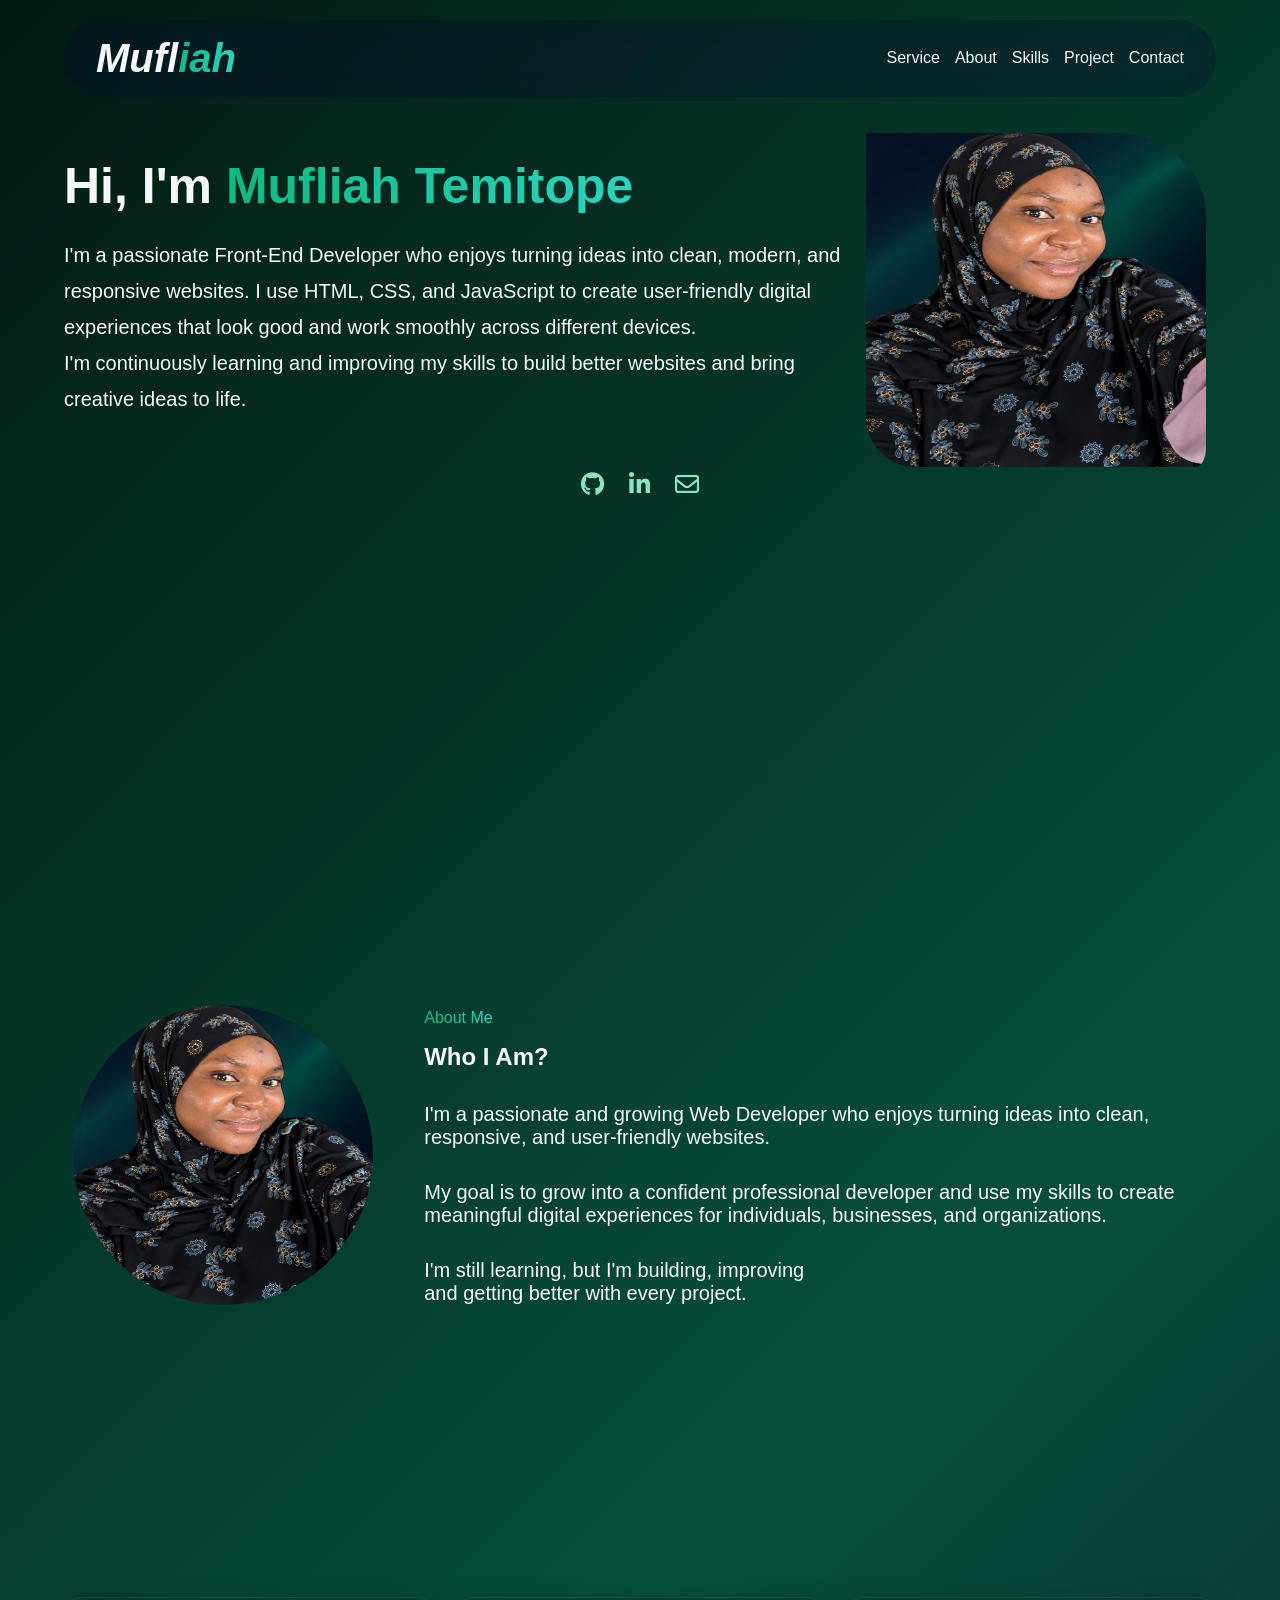
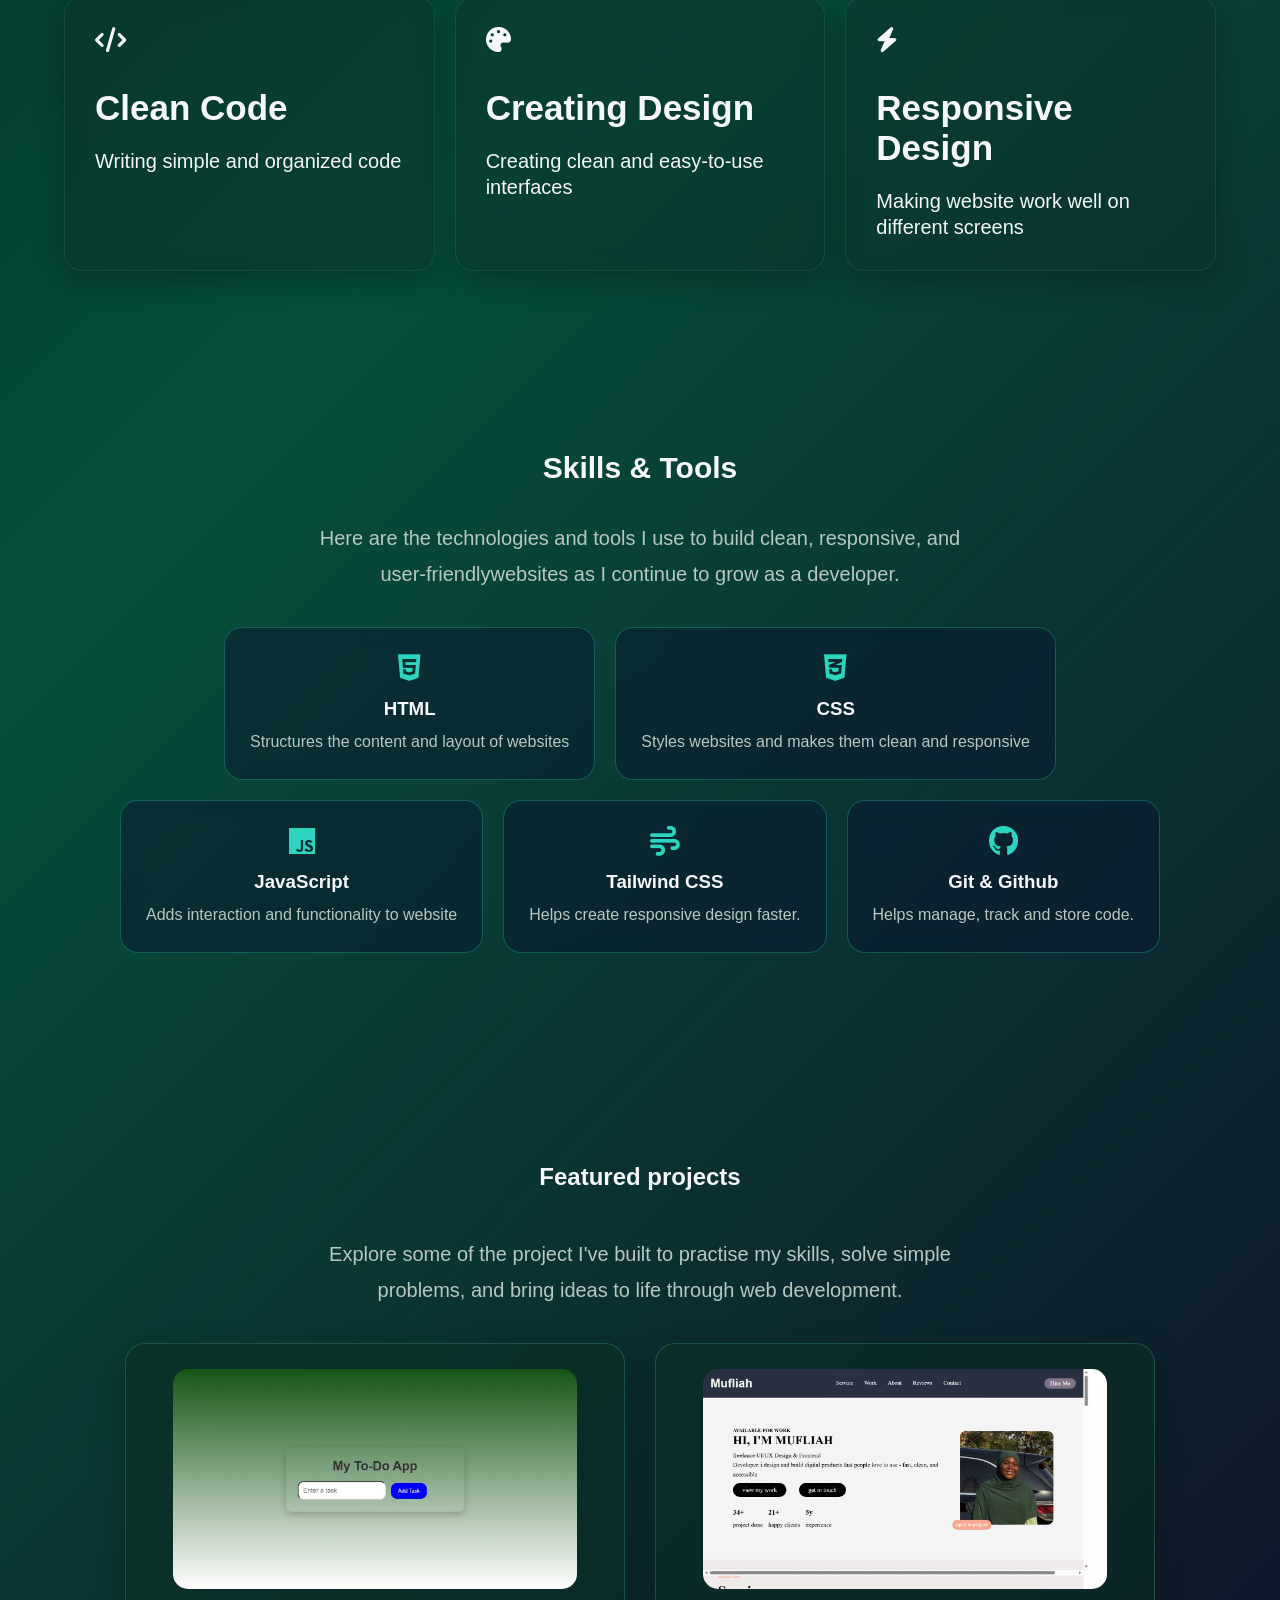
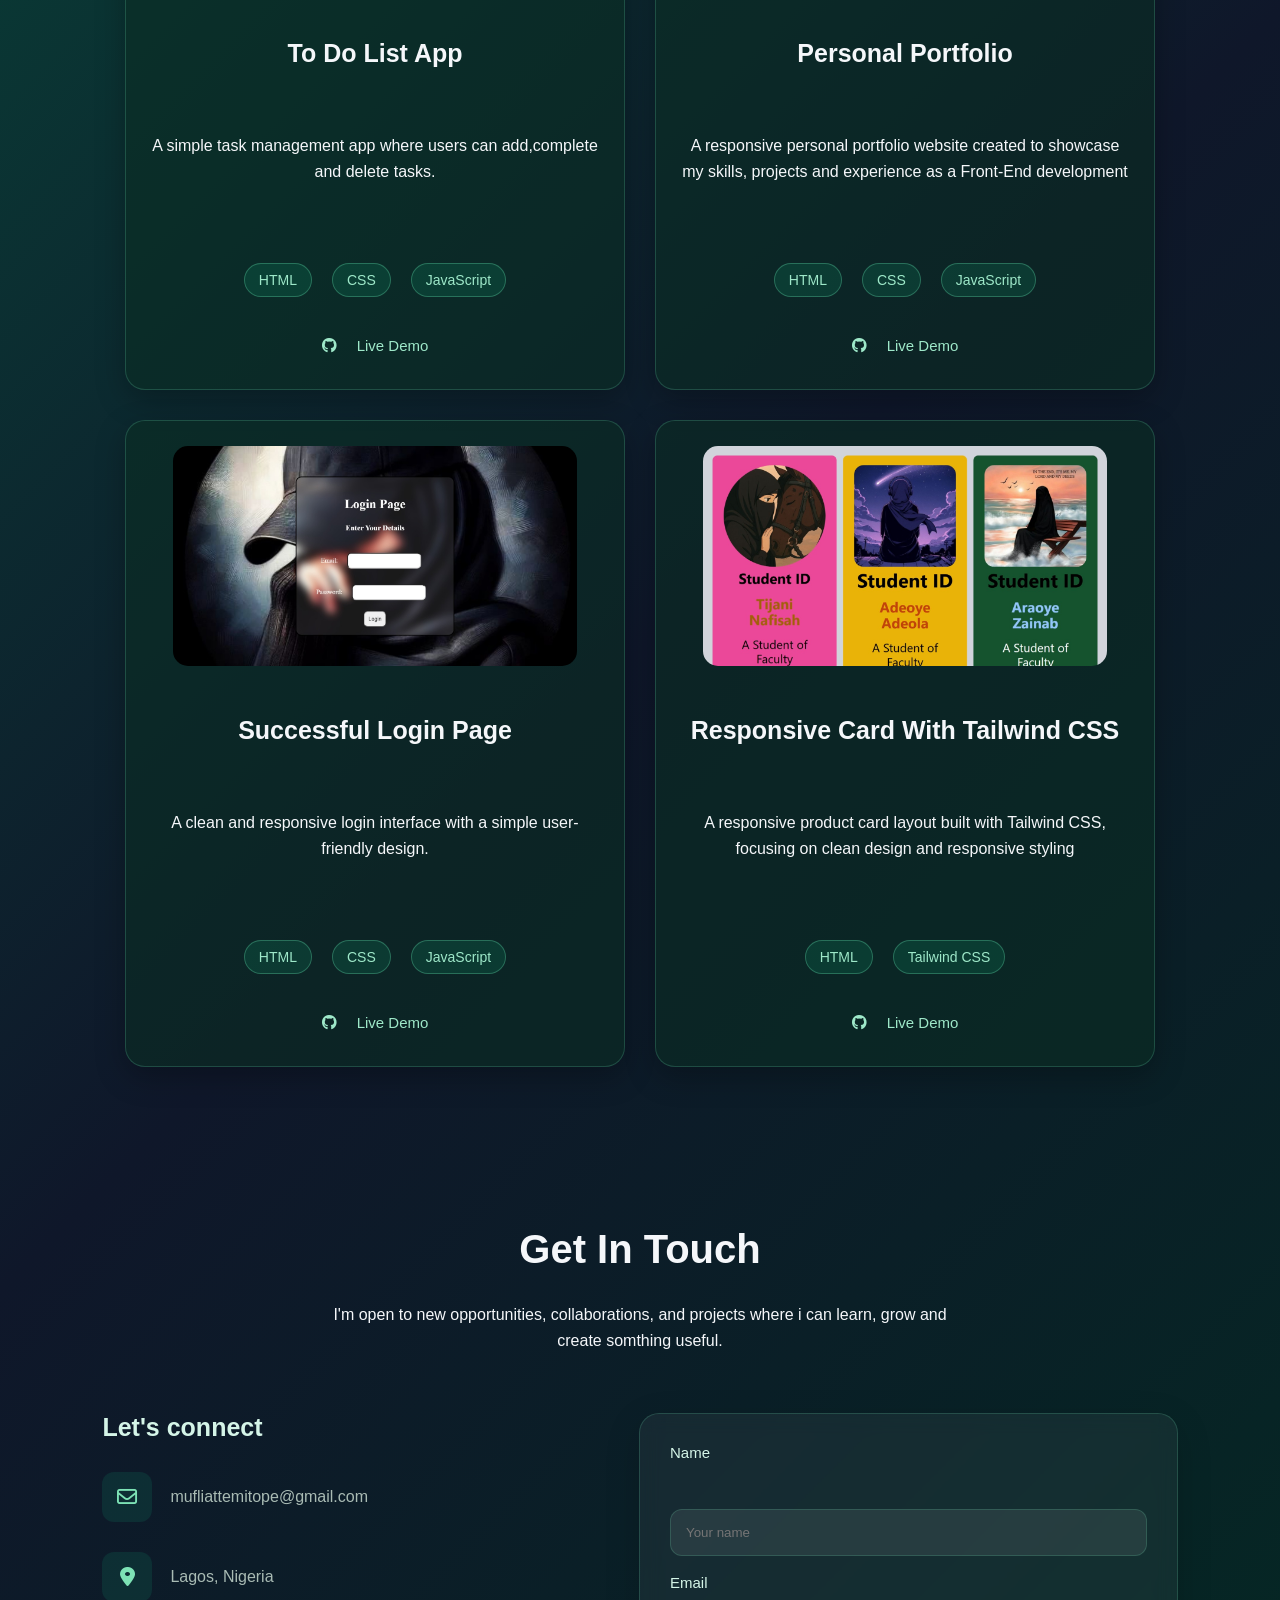
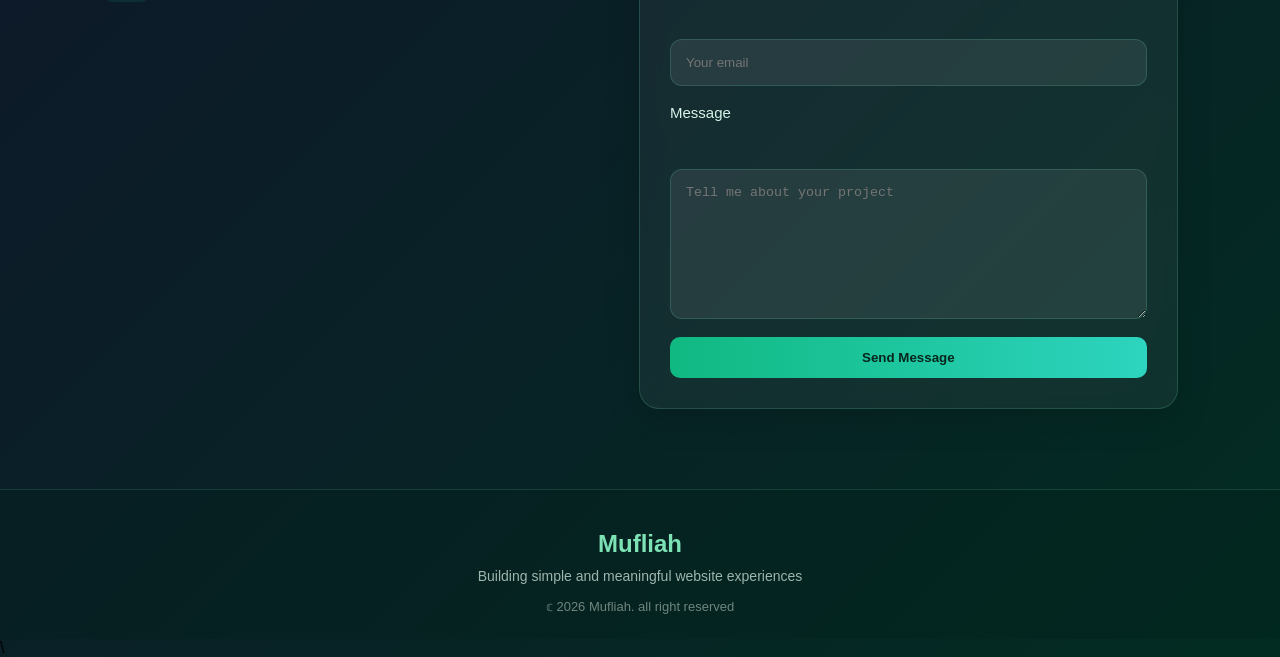
<file: index.html>
<!DOCTYPE html>
<html lang="en">
<head>
    <meta charset="UTF-8">
    <meta name="viewport" content="width=device-width, initial-scale=1.0">
    <title>Hero section</title>
    <link rel="stylesheet" href="style.css">
    <link rel="stylesheet" href="https://cdnjs.cloudflare.com/ajax/libs/font-awesome/6.5.2/css/all.min.css">
</head>
<body>
    <header class="site-header">
       <h1 class="logo"><a href="index.html">Mufl<span>iah</span></a></h1>
       <button class="menu-toggle" aria-label="Open menu" aria-expanded="false">
        <i class="fa-solid fa-bars"></i>
       </button>
       <nav class="nav-bar">
        <a href="service.html">Service</a>
        <a href="about.html">About</a>
        <a href="skill.html">Skills</a>
         <a href="project.html">Project</a>
        <a href="contact.html">Contact</a>
       </nav>
    </header>
    <main> 
        <section class="Hero-section">
        <div class="parent-div">    
        <div class="Hero">
            <h1> Hi, I'm <span>Mufliah Temitope</span></h1>
            <p>I'm a passionate Front-End Developer who enjoys turning ideas into clean, modern, and responsive websites.
                 I use HTML, CSS, and JavaScript to create user-friendly digital experiences that look good and work smoothly across different devices.
                <br> I'm continuously learning and improving my skills to build better websites and bring creative ideas to life.</p>
        </div>
        <figure>
            <img src="replace.jpeg" alt="my image">
        </figure>
        </div>
        <div class="social-icon">
                <a href="https://github.com/mufliattemitope-ctrl"><i class="fa-brands fa-github"></i></a>
                <a href="https://www.linkedin.com/in/mufliat-temitope-14205a345?trk=contact-info"><i class="fa-brands fa-linkedin-in"></i></a>
                <a href="mailto:mufliattemitope@gmail.com"><i class="fa-regular fa-envelope"></i></a>
            </div>
        </section>
        <!-- About section -->
        <section class="About-section">
            <div class="About">
                <span>About Me</span>
                <h2>Who I Am?</h2>
                <p>I'm a passionate and growing Web Developer who enjoys turning ideas into clean,<br> responsive, and user-friendly websites.</p>
                <p>My goal is to grow into a confident professional developer and use my skills to create <br> meaningful digital experiences for individuals, businesses, and organizations.</p>
                <p>I'm still learning, but I'm building, improving <br> and getting better with every project.</p>
            </div>
            <figure>
                <img src="replace.jpeg" alt="about me image">
            </figure>
            
        </section>
        <!-- skills & tools section -->
        <section class="work-done">
            
            <div class="box">
                <i class="fa-solid fa-code"></i>
                <h2>clean code</h2>
                <p>Writing simple and organized code</p>
            </div>
            <div class="box">
                 <i class="fa-solid fa-palette"></i>
                <h2>creating design </h2>
                <p>Creating clean and easy-to-use interfaces</p>
            </div>
            <div class="box">
                 <i class="fa-solid fa-bolt"></i>
                <h2>Responsive design</h2>
                <p>Making website work well on different screens</p>
            </div>
        
        </section>
        <!-- skills & tools section -->
         <section class="skills-section">
            <h2>Skills & Tools</h2>
            <p class="skills-intro"> 
                Here are the technologies and tools I use to build clean,
                responsive, and user-friendlywebsites as I continue to
                grow as a developer.
            </p>
            <div class="skill">
                
                <div class="skill-card">
                    <i class="fa-brands fa-html5"></i>
                    <h3>HTML</h3>
                    <p>Structures the content and layout of websites</p>
                </div>
                
                <div class="skill-card">
                    <i class="fa-brands fa-css3-alt"></i>
                    <h3>CSS</h3>
                    <p>Styles websites and makes them clean and responsive</p>
                </div>
                
                <div class="skill-card">
                    <i class="fa-brands fa-js"></i>
                    <h3>JavaScript</h3>
                    <p>Adds interaction and functionality to website</p>
                </div>
                
                <div class="skill-card">
                    <i class="fa-solid fa-wind"></i>
                    <h3>Tailwind CSS</h3>
                    <p> Helps create responsive design faster.</p>
                </div>
                
                <div class="skill-card">
                    <i class="fa-brands fa-github"></i>
                    <h3>Git & Github</h3>
                    <p>Helps manage, track and store code.</p>
                </div>
            </div>
         </section>
         <!-- project -->
         <section class="project-section">
            <h2>Featured projects</h2>
            <p class="project-intro">
                Explore some of the project I've built to practise my
                skills, solve simple problems, and bring ideas to life 
                through web development.
            </p>
            <div class="container">
               <div class="child">
                    <img src="Screenshot_19-9-2026_142250_127.0.0.1.jpeg" alt=" to do image">
                       
                        <h3>To Do List App</h3>
                        <p>A simple task management app where users can add,complete and delete tasks.</p>
                        <div class="span-container">
                            <span>HTML</span>
                            <span>CSS</span>
                            <span>JavaScript</span>
                        </div>
                        <div class="project-links">
                            <a href="https://github.com/mufliattemitope-ctrl/to-do-profile"><i class="fa-brands fa-github"></i></a>
                            <a href="https://astonishing-trifle-4f11c0.netlify.app/">Live Demo</a>
                        </div>
                        
                </div>
                <div class="child">
                    <img src="Screenshot_19-9-2026_142047_127.0.0.1.jpeg" alt=" portfolio">

                    <h3>Personal Portfolio</h3>
                    <p> A responsive personal portfolio website created to showcase my skills, projects and experience as a Front-End development</p>
                    <div class="span-container">
                        <span>HTML</span>
                        <span>CSS</span>
                        <span>JavaScript</span>
                    </div>
                     <div class="project-links">
                            <a href="https://github.com/mufliattemitope-ctrl/portfolio-website"><i class="fa-brands fa-github"></i></a>
                            <a href="https://subtle-gingersnap-e1944a.netlify.app/">Live Demo</a>
                     </div>
                </div>
                <div class="child">
                    <img src="Screenshot_19-9-2026_142337_127.0.0.1.jpeg" alt="loginimage">
                    <h3>Successful Login Page</h3>
                    <p>A clean and responsive login interface with a simple user-friendly design.</p>
                    <div class="span-container">
                        <span>HTML</span>
                        <span>CSS</span>
                        <span>JavaScript</span>
                    </div>
                     <div class="project-links">
                            <a href="https://github.com/mufliattemitope-ctrl"><i class="fa-brands fa-github"></i></a>
                            <a href="https://beamish-trifle-237311.netlify.app/">Live Demo</a>
                        </div>
                </div>
                <div class="child">
                    <img src="Screenshot_19-9-2026_14195_127.0.0.1.jpeg" alt="tailwindimage">
                   
                    <h3>Responsive Card With Tailwind CSS</h3>
                    <p>A responsive product card layout built with Tailwind CSS, focusing on clean design and responsive styling</p>
                    <div class="span-container">
                        <span>HTML</span>
                        <span>Tailwind CSS</span>
                    </div>
                     <div class="project-links">
                            <a href="https://github.com/mufliattemitope-ctrl/Responsive-card-with-tailwind-css"><i class="fa-brands fa-github"></i></a>
                            <a href="https://responsive-card-qlub.vercel.app/">Live Demo</a>
                     </div>
                </div>
                </div> 
         </section>
         <!-- contact section -->
          <section class="contact-section">
            <h2>get in touch</h2>
            <p class="intro">I'm open to new opportunities, collaborations, and projects where i can learn, grow and create somthing useful.</p>
            <div class="contact-container">
                <!-- left side -->
               <div class="left-side">
                <h3>Let's connect</h3>
                <!-- for email -->
                <div class="info">
                <i class="fa-regular fa-envelope"></i>
                <div>
                
                <p>mufliattemitope@gmail.com</p>
                </div>
                </div>
                <!-- for location -->
                 <div class="info">
                    <i class="fa-solid fa-location-dot"></i>
                    <div>
                 <p>Lagos, Nigeria</p>
                   </div>
                 </div>
               </div> 
               <!-- right side -->
                <form class="right-side" action="https://formspree.io/f/mrpbplrp" method="post">
                   <label for="name">Name</label> <br>
                   <input type="text" id="name" placeholder="Your name"> <br>
                   <label for="email">Email</label> <br>
                   <input type="text" id="email" placeholder="Your email"> <br>
                   <label for="message">Message</label> <br>
                   <textarea name="message" id="message" placeholder="Tell me about your project"></textarea> <br>
                   <button id="submit">Send Message</button>
                </form>
            </div>
          </section>
          <!-- footer section -->
          <section class="footer-section">
          <footer class="footer">
            <h3>Mufliah</h3>
            <p>Building simple and meaningful website experiences</p>
            <p class="copyright">
                &copf; 2026 Mufliah. all right reserved
            </p>
          </footer>
          </section>
    </main>
    <script src="script.js"></script>
</body>

</html>\
</file>
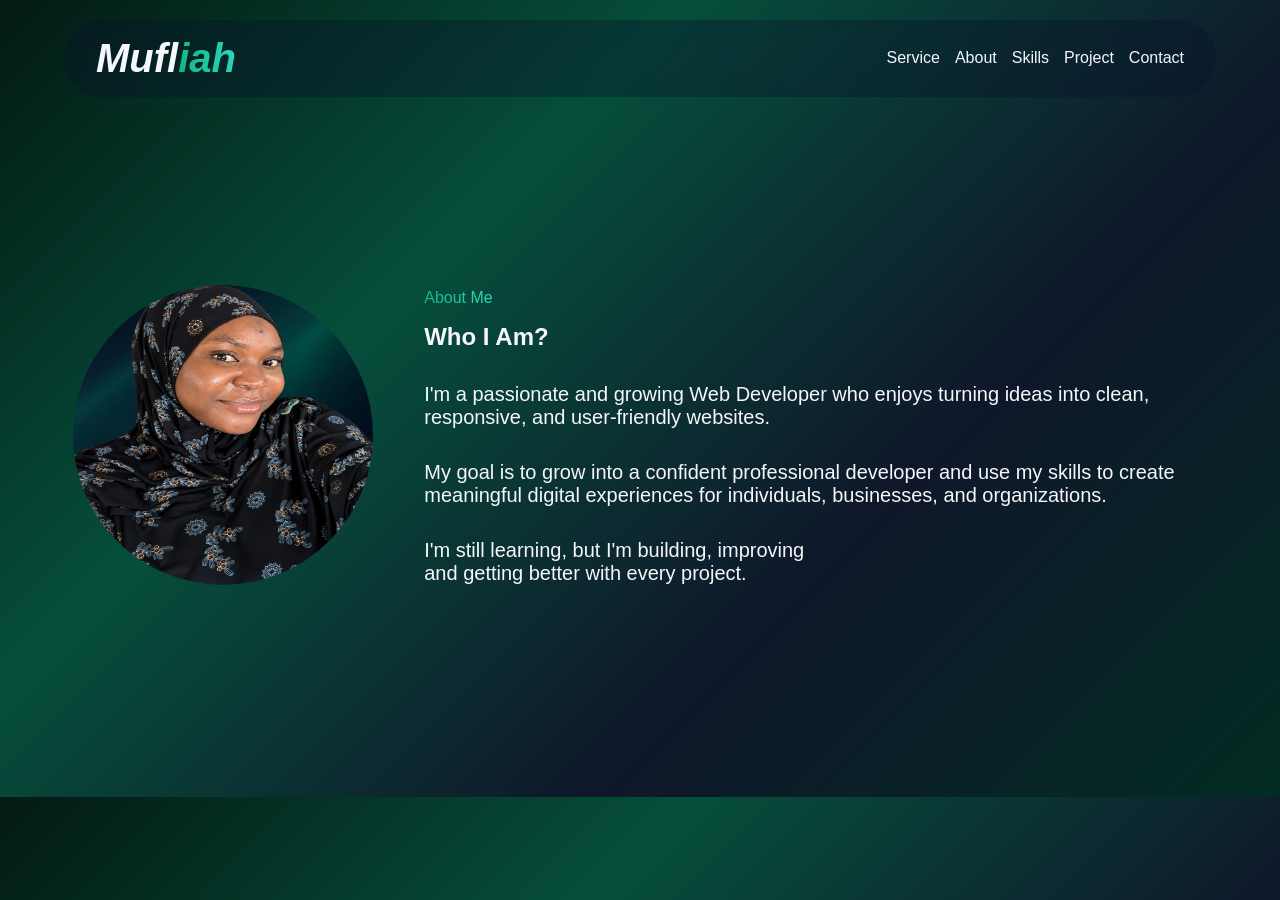
<file: about.html>
<!DOCTYPE html>
<html lang="en">
<head>
    <meta charset="UTF-8">
    <meta name="viewport" content="width=device-width, initial-scale=1.0">
    <title>Hero section</title>
    <link rel="stylesheet" href="style.css">
    <link rel="stylesheet" href="https://cdnjs.cloudflare.com/ajax/libs/font-awesome/6.5.2/css/all.min.css">
</head>
<body>
    <header class="site-header">
       <h1 class="logo"><a href="index.html">Mufl<span>iah</span></a></h1>
        <button class="menu-toggle" aria-label="Open menu" aria-expanded="false">
        <i class="fa-solid fa-bars"></i>
       </button>
       <nav class="nav-bar">
        <a href="service.html">Service</a>
        <a href="about.html">About</a>
        <a href="skill.html">Skills</a>
         <a href="project.html">Project</a>
        <a href="contact.html">Contact</a>
       </nav>
    </header>

     <!-- About section -->
        <section class="About-section">
            <div class="About">
                <span>About Me</span>
                <h2>Who I Am?</h2>
                <p>I'm a passionate and growing Web Developer who enjoys turning ideas into clean,<br> responsive, and user-friendly websites.</p>
                <p>My goal is to grow into a confident professional developer and use my skills to create <br> meaningful digital experiences for individuals, businesses, and organizations.</p>
                <p>I'm still learning, but I'm building, improving <br> and getting better with every project.</p>
            </div>
            <figure>
                <img src="replace.jpeg" alt="about me image">
            </figure>
            
        </section>
            <script src="script.js"></script>
</file>
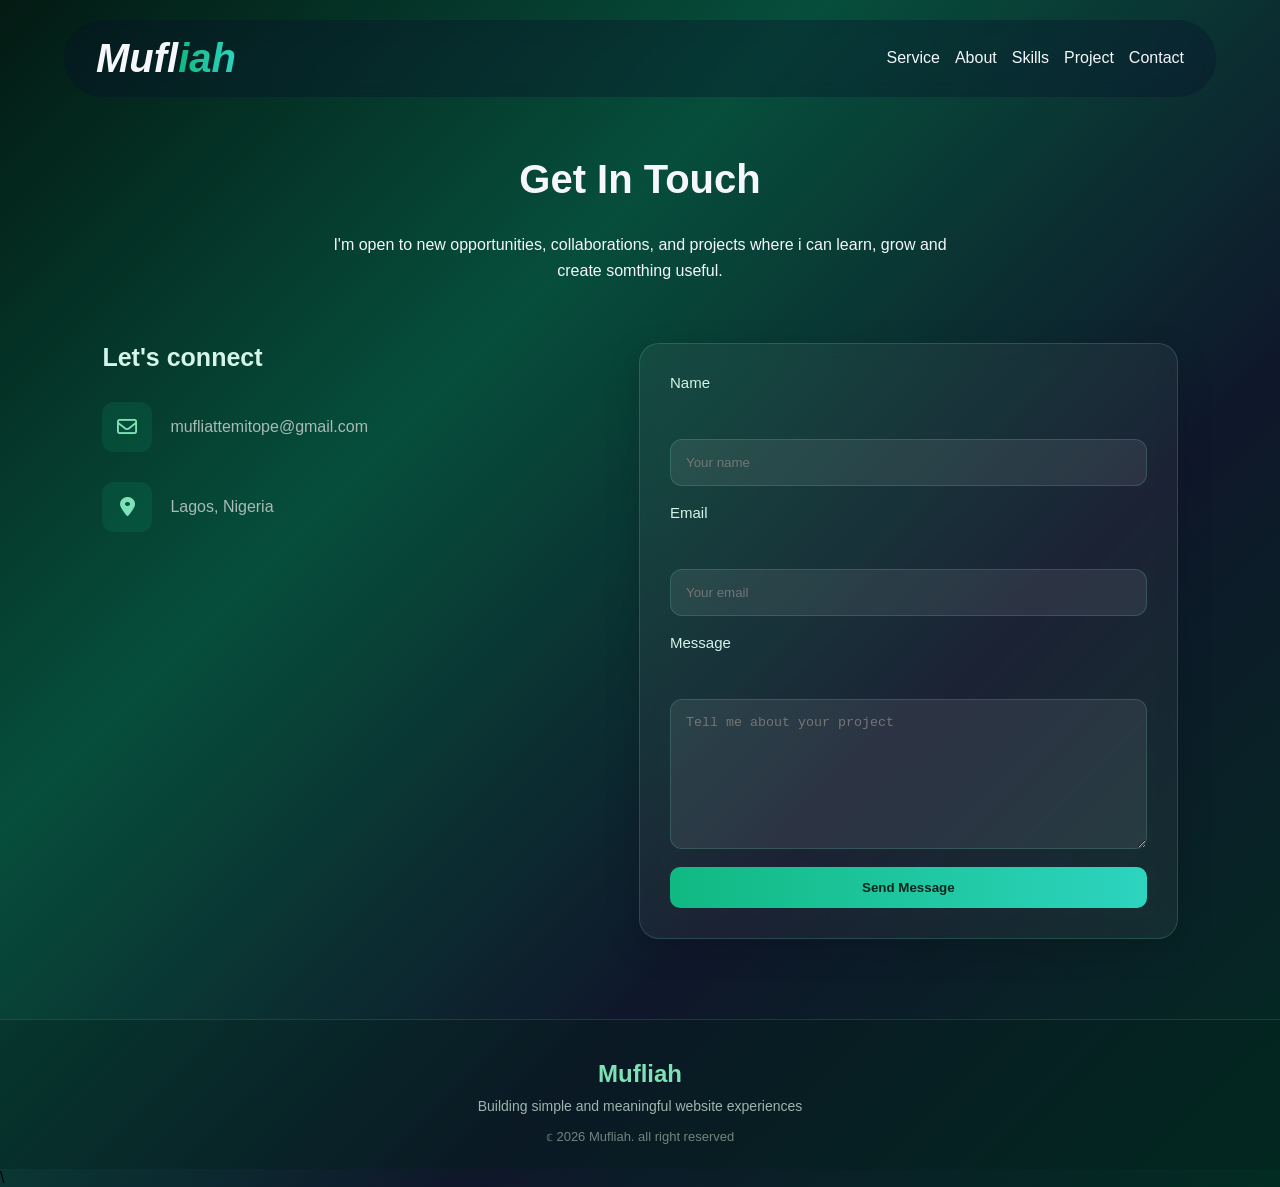
<file: contact.html>
<!DOCTYPE html>
<html lang="en">
<head>
    <meta charset="UTF-8">
    <meta name="viewport" content="width=device-width, initial-scale=1.0">
    <title>Hero section</title>
    <link rel="stylesheet" href="style.css">
    <link rel="stylesheet" href="https://cdnjs.cloudflare.com/ajax/libs/font-awesome/6.5.2/css/all.min.css">
</head>
<body>
    <header class="site-header">
       <h1 class="logo"><a href="index.html">Mufl<span>iah</span></a></h1>
        <button class="menu-toggle" aria-label="Open menu" aria-expanded="false">
        <i class="fa-solid fa-bars"></i>
       </button>
       <nav class="nav-bar">
        <a href="service.html">Service</a>
        <a href="about.html">About</a>
        <a href="skill.html">Skills</a>
         <a href="project.html">Project</a>
        <a href="contact.html">Contact</a>
       </nav>
    </header>
      <!-- contact section -->
          <section class="contact-section">
            <h2>get in touch</h2>
            <p class="intro">I'm open to new opportunities, collaborations, and projects where i can learn, grow and create somthing useful.</p>
            <div class="contact-container">
                <!-- left side -->
               <div class="left-side">
                <h3>Let's connect</h3>
                <!-- for email -->
                <div class="info">
                <i class="fa-regular fa-envelope"></i>
                <div>
                
                <p>mufliattemitope@gmail.com</p>
                </div>
                </div>
                <!-- for location -->
                 <div class="info">
                    <i class="fa-solid fa-location-dot"></i>
                    <div>
                        <p>Lagos, Nigeria</p>
                    </div>
                 </div>
               </div> 
               <!-- right side -->
                <form class="right-side" action="https://formspree.io/f/mrpbplrp" method="post">
                   <label for="name">Name</label> <br>
                   <input type="text" id="name" placeholder="Your name"> <br>
                   <label for="email">Email</label> <br>
                   <input type="text" id="email" placeholder="Your email"> <br>
                   <label for="message">Message</label> <br>
                   <textarea name="message" id="message" placeholder="Tell me about your project"></textarea> <br>
                   <button id="submit">Send Message</button>
                </form>
            </div>
          </section>
          <!-- footer section -->
          <section class="footer-section">
          <footer class="footer">
            <h3>Mufliah</h3>
            <p>Building simple and meaningful website experiences</p>
            <p class="copyright">
                &copf; 2026 Mufliah. all right reserved
            </p>
          </footer>
          </section>
    </main>
    <script src="script.js"></script>
</body>
</html>\
</file>
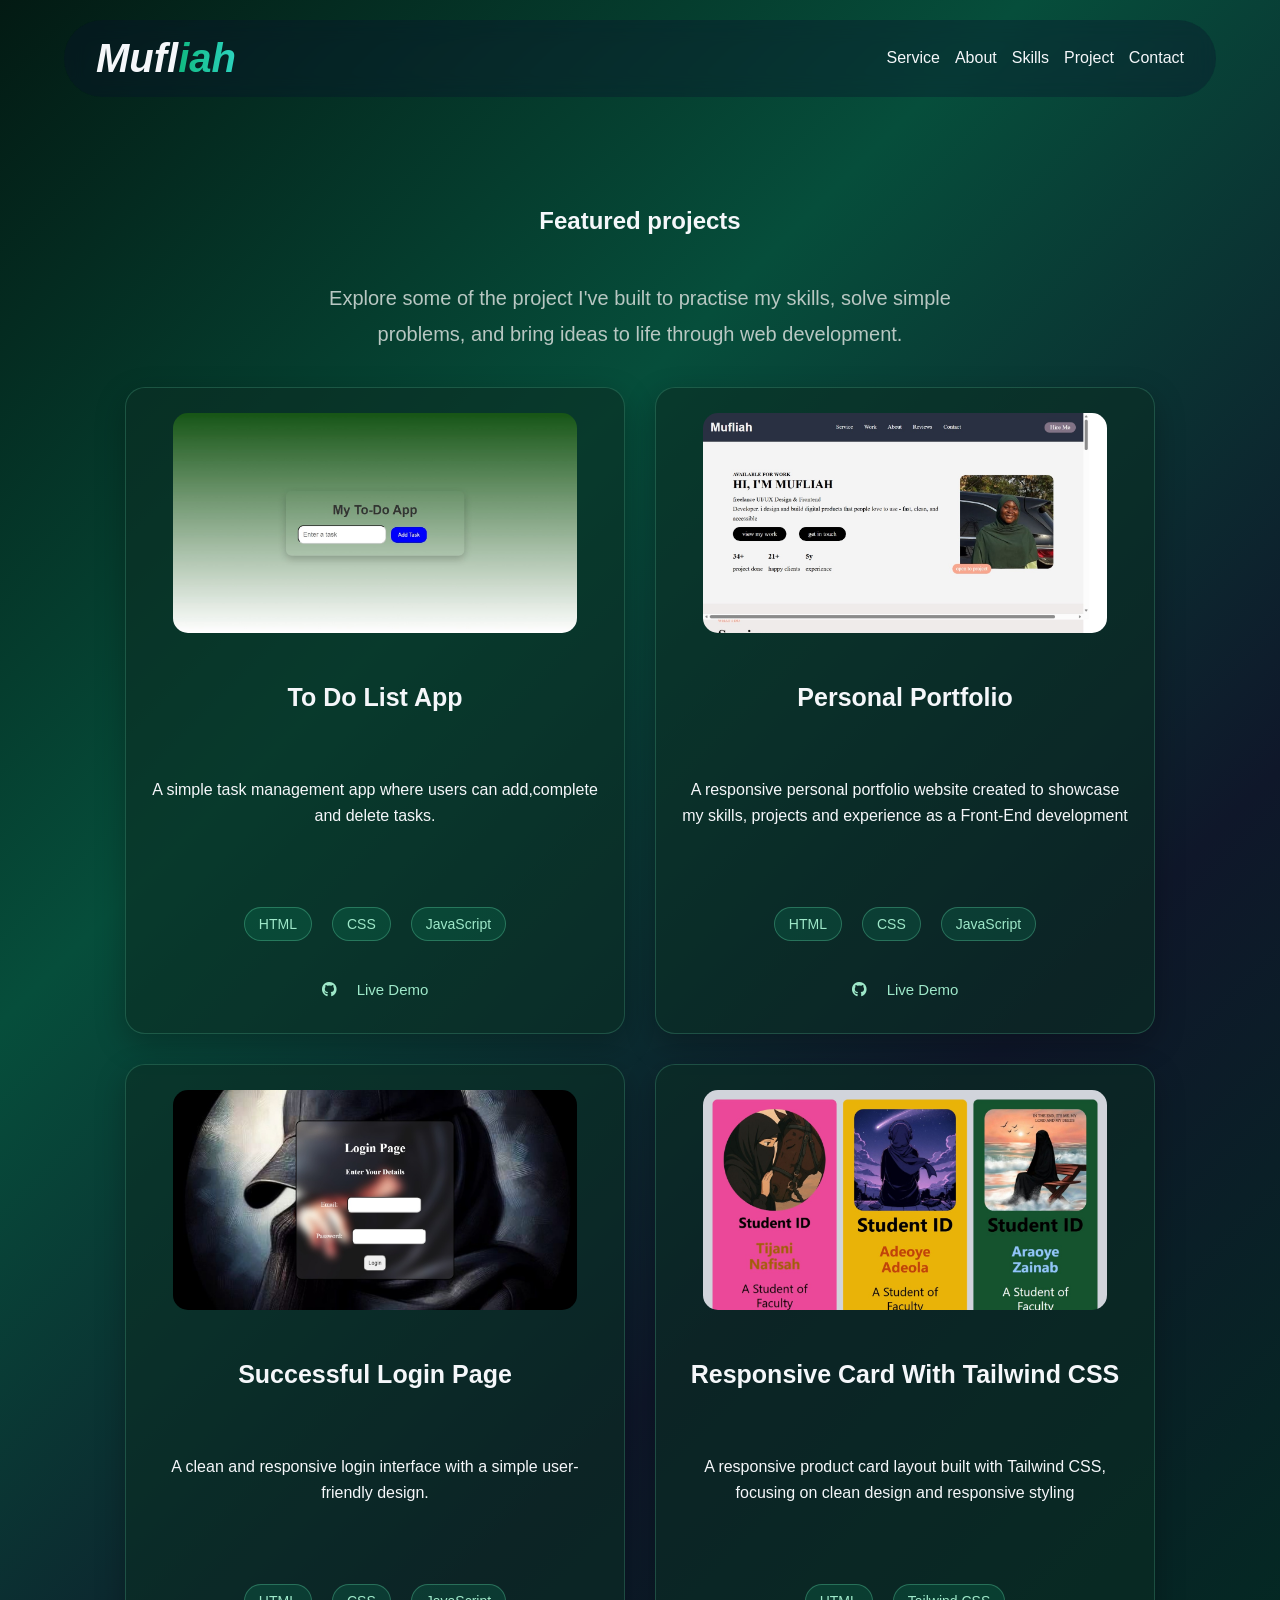
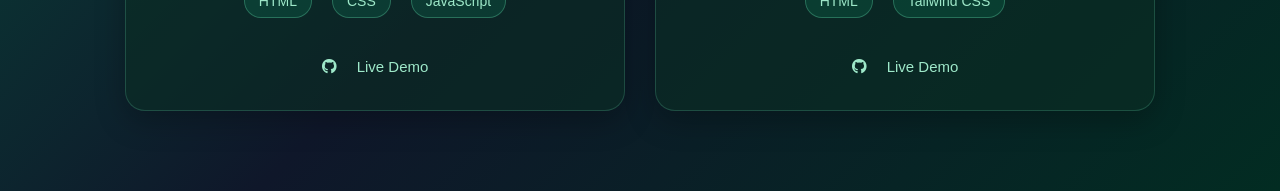
<file: project.html>
<!DOCTYPE html>
<html lang="en">
<head>
    <meta charset="UTF-8">
    <meta name="viewport" content="width=device-width, initial-scale=1.0">
    <title>Hero section</title>
    <link rel="stylesheet" href="style.css">
    <link rel="stylesheet" href="https://cdnjs.cloudflare.com/ajax/libs/font-awesome/6.5.2/css/all.min.css">
</head>
<body>
    <header class="site-header">
       <h1 class="logo"><a href="index.html">Mufl<span>iah</span></a></h1>
        <button class="menu-toggle" aria-label="Open menu" aria-expanded="false">
        <i class="fa-solid fa-bars"></i>
       </button>
       <nav class="nav-bar">
        <a href="service.html">Service</a>
        <a href="about.html">About</a>
        <a href="skill.html">Skills</a>
         <a href="project.html">Project</a>
        <a href="contact.html">Contact</a>
       </nav>
    </header>

    <!-- project -->
         <section class="project-section">
            <h2>Featured projects</h2>
            <p class="project-intro">
                Explore some of the project I've built to practise my
                skills, solve simple problems, and bring ideas to life 
                through web development.
            </p>
            <div class="container">
               <div class="child">
                    <img src="Screenshot_19-9-2026_142250_127.0.0.1.jpeg" alt=" to do image">
                       
                        <h3>To Do List App</h3>
                        <p>A simple task management app where users can add,complete and delete tasks.</p>
                        <div class="span-container">
                            <span>HTML</span>
                            <span>CSS</span>
                            <span>JavaScript</span>
                        </div>
                        <div class="project-links">
                            <a href="https://github.com/mufliattemitope-ctrl/to-do-profile"><i class="fa-brands fa-github"></i></a>
                            <a href="https://astonishing-trifle-4f11c0.netlify.app/">Live Demo</a>
                        </div>
                        
                </div>
                <div class="child">
                    <img src="Screenshot_19-9-2026_142047_127.0.0.1.jpeg" alt=" portfolio">

                    <h3>Personal Portfolio</h3>
                    <p> A responsive personal portfolio website created to showcase my skills, projects and experience as a Front-End development</p>
                    <div class="span-container">
                        <span>HTML</span>
                        <span>CSS</span>
                        <span>JavaScript</span>
                    </div>
                     <div class="project-links">
                            <a href="https://github.com/mufliattemitope-ctrl/portfolio-website"><i class="fa-brands fa-github"></i></a>
                            <a href="https://subtle-gingersnap-e1944a.netlify.app/">Live Demo</a>
                     </div>
                </div>
                <div class="child">
                    <img src="Screenshot_19-9-2026_142337_127.0.0.1.jpeg" alt="loginimage">
                    <h3>Successful Login Page</h3>
                    <p>A clean and responsive login interface with a simple user-friendly design.</p>
                    <div class="span-container">
                        <span>HTML</span>
                        <span>CSS</span>
                        <span>JavaScript</span>
                    </div>
                     <div class="project-links">
                            <a href="https://github.com/mufliattemitope-ctrl"><i class="fa-brands fa-github"></i></a>
                            <a href="https://beamish-trifle-237311.netlify.app/">Live Demo</a>
                        </div>
                </div>
                <div class="child">
                    <img src="Screenshot_19-9-2026_14195_127.0.0.1.jpeg" alt="tailwindimage">
                   
                    <h3>Responsive Card With Tailwind CSS</h3>
                    <p>A responsive product card layout built with Tailwind CSS, focusing on clean design and responsive styling</p>
                    <div class="span-container">
                        <span>HTML</span>
                        <span>Tailwind CSS</span>
                    </div>
                     <div class="project-links">
                            <a href="https://github.com/mufliattemitope-ctrl/Responsive-card-with-tailwind-css"><i class="fa-brands fa-github"></i></a>
                            <a href="https://responsive-card-qlub.vercel.app/">Live Demo</a>
                     </div>
                </div>
                </div> 
         </section>

        <script src="script.js"></script>
</file>
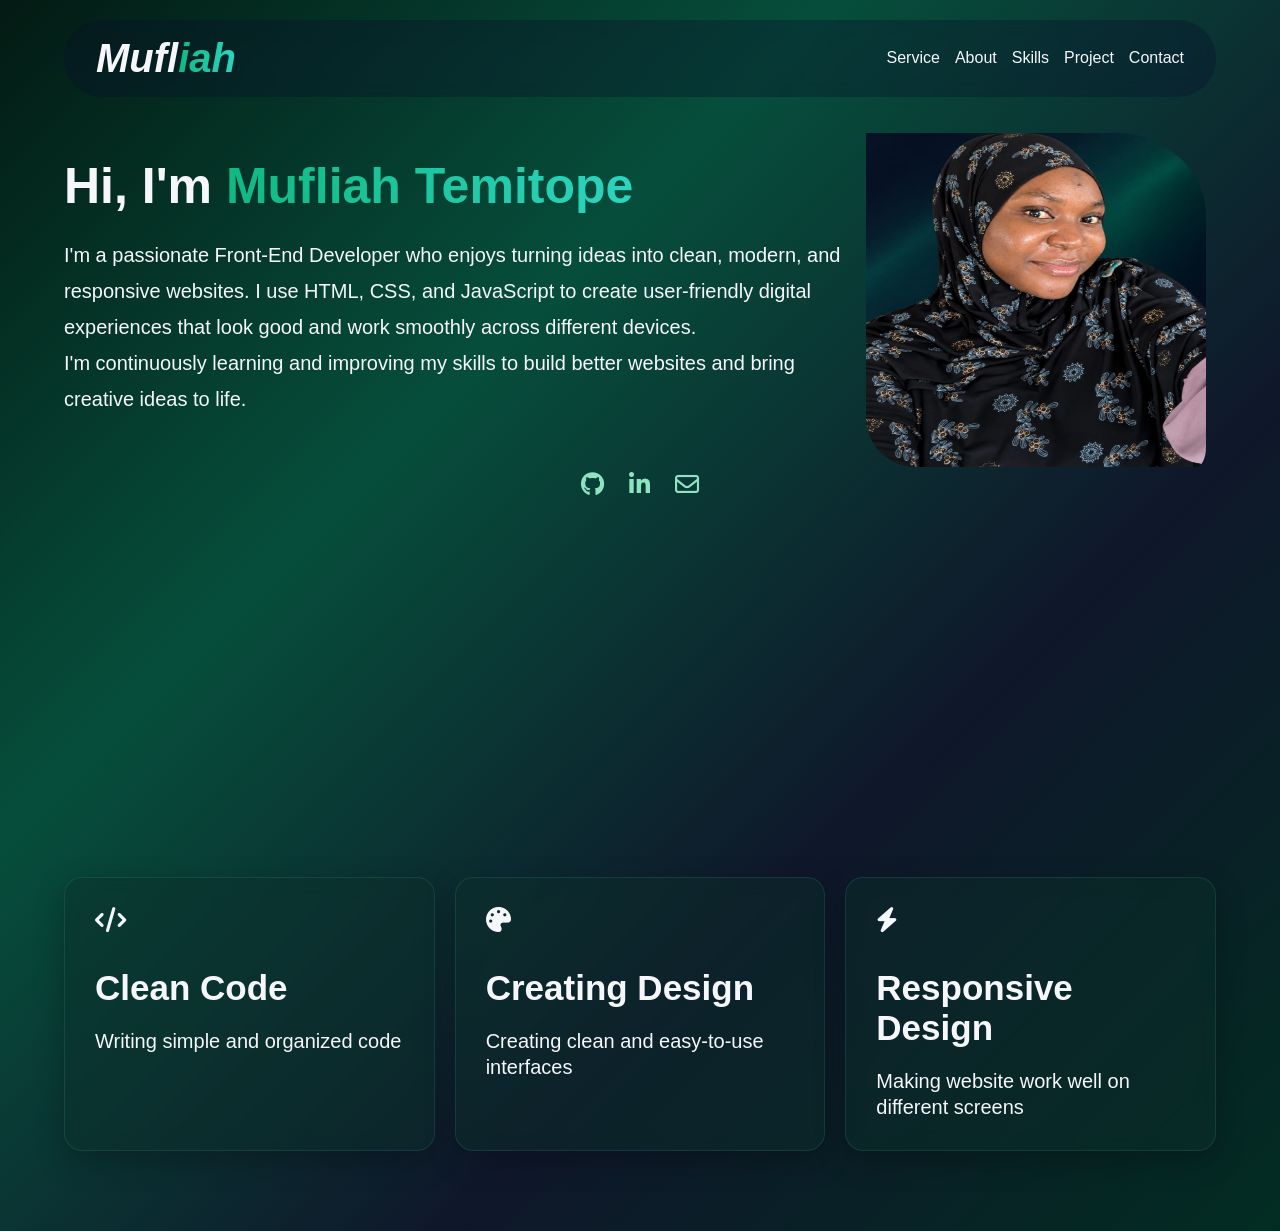
<file: service.html>
<!DOCTYPE html>
<html lang="en">
<head>
    <meta charset="UTF-8">
    <meta name="viewport" content="width=device-width, initial-scale=1.0">
    <title>Hero section</title>
    <link rel="stylesheet" href="style.css">
    <link rel="stylesheet" href="https://cdnjs.cloudflare.com/ajax/libs/font-awesome/6.5.2/css/all.min.css">
</head>
<body>
    <header class="site-header">
       <h1 class="logo"><a href="index.html">Mufl<span>iah</span></a></h1>
        <button class="menu-toggle" aria-label="Open menu" aria-expanded="false">
        <i class="fa-solid fa-bars"></i>
       </button>
       <nav class="nav-bar">
        <a href="service.html">Service</a>
        <a href="about.html">About</a>
        <a href="skill.html">Skills</a>
         <a href="project.html">Project</a>
        <a href="contact.html">Contact</a>
       </nav>
    </header>

      <section class="Hero-section">
        <div class="parent-div">    
        <div class="Hero">
            <h1> Hi, I'm <span>Mufliah Temitope</span></h1>
            <p>I'm a passionate Front-End Developer who enjoys turning ideas into clean, modern, and responsive websites.
                 I use HTML, CSS, and JavaScript to create user-friendly digital experiences that look good and work smoothly across different devices.
                <br> I'm continuously learning and improving my skills to build better websites and bring creative ideas to life.</p>
        </div>
        <figure>
            <img src="replace.jpeg" alt="my image">
        </figure>
        </div>
        <div class="social-icon">
                <a href="https://github.com/mufliattemitope-ctrl"><i class="fa-brands fa-github"></i></a>
                <a href="https://www.linkedin.com/in/mufliat-temitope-14205a345?trk=contact-info"><i class="fa-brands fa-linkedin-in"></i></a>
                <a href="mailto:mufliattemitope@gmail.com"><i class="fa-regular fa-envelope"></i></a>
            </div>
        </section>

        <section class="work-done">
            
            <div class="box">
                <i class="fa-solid fa-code"></i>
                <h2>clean code</h2>
                <p>Writing simple and organized code</p>
            </div>
            <div class="box">
                 <i class="fa-solid fa-palette"></i>
                <h2>creating design </h2>
                <p>Creating clean and easy-to-use interfaces</p>
            </div>
            <div class="box">
                 <i class="fa-solid fa-bolt"></i>
                <h2>Responsive design</h2>
                <p>Making website work well on different screens</p>
            </div>
        
        </section>
        <script src="script.js"></script>
</file>
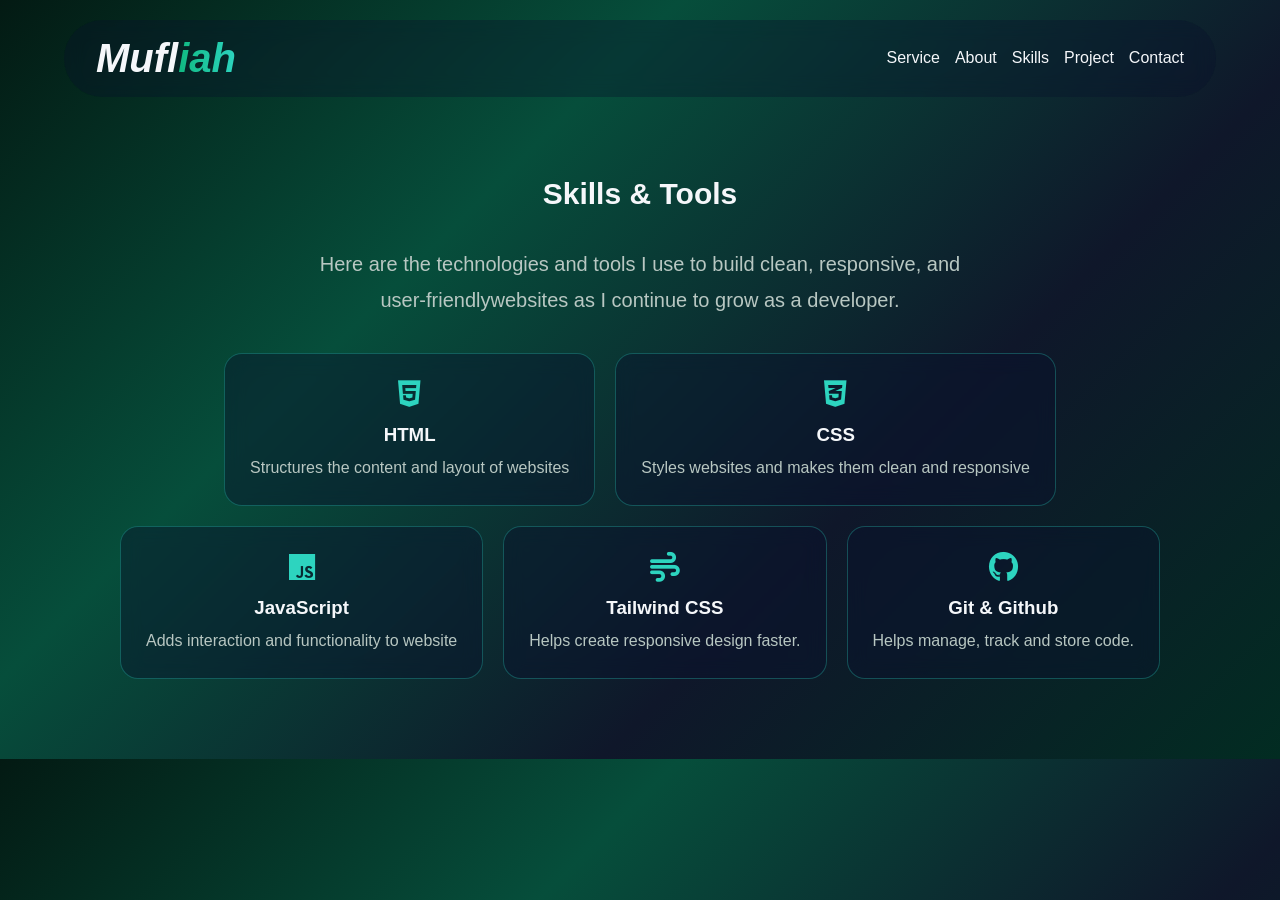
<file: skill.html>
<!DOCTYPE html>
<html lang="en">
<head>
    <meta charset="UTF-8">
    <meta name="viewport" content="width=device-width, initial-scale=1.0">
    <title>Hero section</title>
    <link rel="stylesheet" href="style.css">
    <link rel="stylesheet" href="https://cdnjs.cloudflare.com/ajax/libs/font-awesome/6.5.2/css/all.min.css">
</head>
<body>
    <header class="site-header">
       <h1 class="logo"><a href="index.html">Mufl<span>iah</span></a></h1>
        <button class="menu-toggle" aria-label="Open menu" aria-expanded="false">
        <i class="fa-solid fa-bars"></i>
       </button>
       <nav class="nav-bar">
        <a href="service.html">Service</a>
        <a href="about.html">About</a>
        <a href="skill.html">Skills</a>
         <a href="project.html">Project</a>
        <a href="contact.html">Contact</a>
       </nav>
    </header>
      <!-- skills & tools section -->
       
         <section class="skills-section">
            <h2>Skills & Tools</h2>
            <p class="skills-intro"> 
                Here are the technologies and tools I use to build clean,
                responsive, and user-friendlywebsites as I continue to
                grow as a developer.
            </p>
            <div class="skill">
                
                <div class="skill-card">
                    <i class="fa-brands fa-html5"></i>
                    <h3>HTML</h3>
                    <p>Structures the content and layout of websites</p>
                </div>
                
                <div class="skill-card">
                    <i class="fa-brands fa-css3-alt"></i>
                    <h3>CSS</h3>
                    <p>Styles websites and makes them clean and responsive</p>
                </div>
                
                <div class="skill-card">
                    <i class="fa-brands fa-js"></i>
                    <h3>JavaScript</h3>
                    <p>Adds interaction and functionality to website</p>
                </div>
                
                <div class="skill-card">
                    <i class="fa-solid fa-wind"></i>
                    <h3>Tailwind CSS</h3>
                    <p> Helps create responsive design faster.</p>
                </div>
                
                <div class="skill-card">
                    <i class="fa-brands fa-github"></i>
                    <h3>Git & Github</h3>
                    <p>Helps manage, track and store code.</p>
                </div>
            </div>
         </section>
         <script src="script.js"></script>
</file>
<file: style.css>
*{
    margin: 0;
    padding: 0;
    box-sizing: border-box;

}
body{
    background:linear-gradient(135deg, #031a13, #064e3b,#0f172a,#022c22);
    font-family: Arial, Helvetica, sans-serif;
}
.site-header{
    padding: 1rem 2rem;
    display: flex;
    align-items: center;
    justify-content: space-between;
    position: sticky;
    top: 20px;
    z-index: 1000;
    width: 90%;
    background:rgba(11,19,45,0.35);
    backdrop-filter: blur(10px);
    margin: 0 auto;
    border-radius: 50px;
    
}
.logo{
    font-family: Arial, Helvetica, sans-serif;
    font-size: 40px;
    font-weight: bold;
    font-style: italic;
}
.logo a{
    text-decoration: none;
    color:#f5f7fa ;
}
span{
    background: linear-gradient(90deg,#10b981, #2dd4bf  );
    background-clip: text;
    -webkit-background-clip: text;
    color: transparent;

}
.nav-bar{
    display: flex;
    gap: 15px;
}
.nav-bar a{
    text-decoration: none;
    color: #f5f7fa

}
.nav-bar a::after{
    content: "";
    width: 0%;
    height: 2px;
    display: block;
    margin: auto;
    background:linear-gradient(135deg,#10b981, #2dd4bf);
    transition: 0.5s;

}
.nav-bar a:hover::after{
    width: 100%;
}

/* hero section */
.Hero-section{
    min-height: 80vh;
    padding: 40px 5%;
    
   
}
.parent-div{
    display: flex;
    justify-content: space-around;
    
    align-items: center;
}
.Hero{
    
    animation: fadeIn 1s  ease;
    line-height: 1.0; 
    padding-bottom: 30px;
}
@keyframes fadeIn{
    from{
        opacity: 0;
        transform: translateY(20px);
    }
    to{
        opacity: 1;
        transform: translateY(0);
    }
}
.Hero h1{
    color: #f5f7fa;
    font-weight: bolder;
    font-size: 50px;
    padding-top: 20px;
    padding-bottom: 10px;

    
}
.Hero p{
    color: #f5f7fa;
    padding-top: 1rem;
    font-size: 20px;
    line-height: 1.8;
}


.Hero-section img{
    width: 350px ;
    height: 350px;
    border-end-end-radius: 20px;
    border-end-start-radius: 50px;
    border-top-right-radius: 100px;
    padding-top: 1rem;
    padding-right: 10px;
    animation: slideIn 1s ease forwards;
}
@keyframes slideIn{
    from{
        opacity: 0;
        transform: translateX(30px);
    }
    to{
        opacity: 1;
        transform: translateX(0);
    }
}

.social-icon{
    display: flex;
    justify-content: center;
    gap: 25px;
    margin-bottom: 10px;

}
.social-icon a{
    color: #8fe3c1;
    font-size: 24px;
    text-decoration: none;
}
.social-icon a:hover{
    color: #2dd4bf;
}

/* about */
.About-section{
    min-height: 80vh;
    padding: 40px 5%;
    display: flex;
    align-items: center;
    justify-content: space-around;
    flex-direction: row-reverse;
}
.About-section img{
    width: 300px;
    height: 300px;
    border-radius: 50%;
    animation: floatImage 3s ease-in-out infinite;

}
@keyframes floatImage{
    0%{
        transform: translateY(0);
    }
    50%{
        transform: translateY(-12px);
    }
    100%{
        transform: translateY(0);
    }
}
.About{
    padding: 2rem;
    
}
.About h4{
    font-weight: bolder;
    font-size: 20px;
    
    
}
.About h2{
    color: #f5f7fa; 
    padding-top: 1rem;

}
.About p{
    line-height: 1.3.;
    color: #f5f7fa;
    padding-top: 2rem;
    font-size: 20px;
}
.work-done{
    padding: 80px 5%;

    display: flex;
    color: #f5f7fa; 
    gap: 20px;
}
.box{
    flex: 1;
    padding: 30px; 
    background: rgba(12, 48, 42, 0.45);
    backdrop-filter: blur(10px);
    -webkit-backdrop-filter: blur(10px);
    border: 1px solid rgba(100, 220, 195, 0.12);
    border-radius: 18px;
    box-shadow: 0 10px 30px rgba(0, 0, 0, 0.25);
    transition: 0.3s ease;
}
.box h2{
    padding-top: 20px;
    padding-bottom: 20px;
    font-size: 35px;
    text-transform: capitalize;
}
.box p{
    font-size: 20px;
    line-height: 1.3;

}

.box i{
    margin-bottom: 15px;
    font-size: 25px;
}

/* skills & tools section */
.skills-section{
    padding: 80px 5%;
    text-align: center;
    color: #f5f7fa;
    
}
.skills-section h2{
    padding: 20px;
    font-size: 30px;
}
.skill{
    display: flex;
    justify-content: center;
    flex-wrap: wrap;
    gap: 20px;
}
.skill-card{
    background: rgba(11, 19, 45, 0.45);
    backdrop-filter: blur(10px);
    border: 1px solid rgba(45,212,191,0.3);
    border-radius: 18px;
    padding: 25px;
    text-align: center;
    transition: 0.3s ease;
}
.skill-card:hover{
    transform: translateY(-8px);
    border-color: #2dd4bf;
}
.skill-card i{
    font-size: 30px;
    color: #2dd4bf;
    margin-bottom: 15px;
}
.skill-card h3{
    color: #f5f7fa;
    margin-bottom: 10px;
}
.skill-card p{
    color: #b8c7c2;
    line-height: 1.5;
}
   

/* project section */
.project-section{
    padding: 80px 5%;
    color: #f5f7fa;
    
}
.project-section h2{
    text-align: center;
    margin-top: 50px;
    padding-bottom: 30px;
}
.container{
    display: grid;
    grid-template-columns: repeat(2fr,2fr);
    justify-content: center;
    gap: 30px;
    align-items: stretch;
}
.child h3{
    margin: 0 0 15px;
    font-size: 25px;
    min-height: 55px;
    padding: 20px 0;
    text-align: center;
}
.child p{
    
    line-height: 1.6;
    margin-bottom: 20px;
    text-align: center;
    min-height: 80px;
}
.child img{
    width: 90%;
    height: 220px;
    border-radius:15px;
    object-position: top;
    object-fit: cover;
    
    
}
.child img:hover{
    transform: scale(1.05);
    transition: 0.3;
}

.child{
    width: 500px;
    background: rgba(10, 45, 36, 0.6);
    overflow: hidden;
    border-radius: 20px;
    display: flex;
    border: 1px solid rgba(110, 231, 183, 0.2);
    align-items: center;
    gap: 30px;
    padding: 25px;
    flex-direction: column;
    min-height: 100px;
    transition: 0.3s ease;
    box-shadow: 0 10px 30px rgba(0, 0, 0, 0.25);
    

}

.child:hover{
    transform: translateY(-8px);
}
.child:nth-child(4){
    grid-column: 2;
}
.span-container{
    display: flex;
    gap: 20px;
    
    
    
}
.span-container span{
   color: #9ee8c9;
    background:rgba(16, 185, 129, 0.15);
    border:1px solid rgba(110, 231,183, 0.3);
    font-size: 14px;
    border-radius: 20px;
    padding: 8px 14px; 
    
}
.project-links{
    display: flex;
    gap: 20px;
    margin-top: auto;
    padding: 10px;
    
}
.project-links a{
    text-decoration: none;
    text-align: center;
    font-size: 15px;
    color: #9ee8c9;
}
.project-links a:hover{
    color: #2dd4bf;
}

.skills-intro,
.project-intro{
    max-width: 650px;
    margin: 15px auto 35px;
    text-align: center;
    color: #b8c7c2;
    font-size: 20px;
    line-height: 1.8;
}
/* contact section */
.contact-section{
    padding: 80px 8%;
    color: #f5f7fa;
    
}
.contact-section h2{
    text-align: center;
    font-size: 40px;
    margin-bottom: 15px;
    text-transform: capitalize;
}
.intro{
    max-width: 650px;
    margin: 30px auto 60px;
    text-align: center;
    line-height: 1.6;
}
.contact-container{
    display: flex;
    justify-content: space-between;
    gap: 60px;
    margin: auto;
    max-width: 1100px;
}
.left-side{
    flex: 1;
    display: block;
}
.left-side h3{
    font-size: 25px;
    margin-bottom: 30px;
    color: #d5f5e8;
}
.info{
    display:flex;
    width: 100%;
    align-items: center;
    gap: 18px;
    margin-bottom: 30px;
}
.info i{
    width: 50px;
    height: 50px;
    display: flex;
    align-items: center;
    justify-content: center;
    color: #7de2b5;
    background: rgba(16, 185, 129, 0.12);
    border-radius: 12px;
    font-size: 20px;
}
.info p{
    color: #a9bbb4;
    margin: 0;
    
}
.right-side{
    flex: 1;
    display: flex;
    flex-direction: column;
    padding: 30px;
    background: rgba(255, 255, 255, 0.05);
    border: 1px solid rgba(110, 231,183, 0.18);
    border-radius: 20px;
    backdrop-filter: blur(10px);
    -webkit-backdrop-filter: blur(10px);
    box-shadow: 0 10px 35px rgba(0, 0, 0, 0.15);
}
.right-side label{
    color: #d5f5e8;
    margin-bottom: 8px;
    font-size: 15px;
}
.right-side input,
.right-side textarea{
    width: 100%;
    padding: 15px;
    margin-top: 22px;
    background: rgba(255, 255, 255, 0.08);
    border: 1px solid rgba(110, 231,183, 0.18);
    border-radius: 12px;
    color: #e8f5ef;
    outline: none;
}
.right-side textarea{
    height: 150px;
    resize: vertical;
}
.right-side button{
    width: 100%;
    padding: 13px 28px;
    border: none;
    border-radius: 10px;
    background: linear-gradient(90deg, #10b981,#2dd4bf);
    color: #06251c;
    font-weight: bold;
    cursor: pointer;
}
.footer{
    text-align: center;
    padding: 40px 20px 25px;
    border-top: 1px solid rgba(126, 226, 181, 0.15);
    background: rgba(0, 30, 24, 0.3);
}
.footer h3{
    color: #7de2b5;
    font-size: 24px;
    margin-bottom: 10px;
}
.footer p{
    color: #9eb5ad;
    font-size: 14px;
    margin-bottom: 15px;
}
.footer .copyright{
    font-size: 13px;
    margin-bottom: 0;
    color: #71857e;
}
.menu-toggle{
    display: none;
    background: none;
    cursor: pointer;
    color: #10b981;
}
@media(max-width:768px){
    /* header */
    .site-header{
        width: 95%;
        padding: 15px 20px;
        flex-direction:row;
        justify-content: space-between;
        align-items: center;
        gap: 10px;
        top: 10px;
    }
    .logo{
        font-size: 32px;
    }
    .menu-toggle{
        display: block;
        background: none;
        border: none;
        color: #10b981;
        font-size: 28px;
    }
    .nav-bar{
        display: none;
        flex-direction: column;
        align-items: flex-start;
        gap: 20px;
        position: absolute;
        top: calc(100% + 10px);
        right: 0;
        width: 100px;
        padding: 10px;
        background: #031a13;
        border-radius: 15px;
    }
    .nav-bar.active{
        display: flex;
    }
    .nav-bar a{
        font-size: 15px;
    }
    /* hero */
    .Hero-section{
        min-height: auto;
        padding: 50px 20px;
    }
    .parent-div{
        display: flex;
        flex-direction: column;
        text-align: center;
        gap: 30px;
    }
    .Hero h1{
        font-size:35px ;
        padding-top:20px ;
    }
    .Hero p{
        font-size: 17px;
    }
    .Hero-section figure{
        order: -1;
        display: flex;
        justify-content: center;

    }
    .Hero-section img{
        width: 250px;
        height: 250;
    }
    .social-icon{
        margin-top: 30px ;
    }
    .About-section{
        display: flex;
        flex-direction: column;
        align-items: center;
        padding: 60px 20px;
        gap: 30px;
    }
    .About-section figure{
        order: -1;
        width: 100%;
        display: flex;
        justify-content: center;

    }
    .About-section img{
        width: 250px;
        height: 250px;
        object-fit: cover;
    }
    .About{
        width: 100%;
    }
    .About p{
        font-size: 16px;
        line-height: 1.5;
    }
    .About br{
        display: none;
    }
    /* work done */
    .work-done{
        display: flex;
        flex-direction: column;
        gap: 20px;
        padding: 40px 20px;
    }
    .work-done .box{
        width: 100%;
        text-align: center;
    }
    /* skill */
    .skills-section{
        padding: 50px 20px;
        text-align: center;
    }
    .skills-section h2{
        font-size: 27px;
        margin-bottom: 25px;
    }
    .skill{
        display: flex;
        flex-wrap: wrap;
        justify-content: center;
        gap: 12px;

    }
    .skill span{
        padding: 10px 15px;
        font-size: 14px;
    }
    /* project */
    .project-section{
        padding: 70px 40px;

    }
    .project-section h2{
        text-align: center;
        font-size: 27px;
        margin-bottom: 30px;
    }
    .container{
        display:flex;
        flex-direction: column;
        gap: 25px;
        align-items: center;
    }
    
    .child{
        width: 100%;
        padding: 25px;
        
    }
    .child img{
        width: 100%;
        height: 220px;
        object-fit: cover;
        object-position: top;
        display: block;
    }
    .child p{
        font-size: 15px;
        line-height: 1.5;
    }
    .span-container{
        display: flex;
        gap: 15px;
        gap: 8px;
    }
    .project-links{
        display: flex;
        gap: 15px;
        flex-wrap: wrap;
        justify-content: center;
        margin-top: 20px;
    }
    /* contact */
    .contact-section{
        padding: 60px 20px;
    }
    .contact-section h2{
        text-align: center;
        font-size: 28px;
    }
    .intro{
        text-align: center;
        line-height: 1.5;
        font-size: 15px;
        margin-bottom: 30px;
    }
    .contact-container{
        display: flex;
        flex-direction: column;
        gap: 30px;
    }
    .left-side{
        width: 100%;
        text-align: center;
    }
    .right-side{
        width: 100%;
        padding: 25px;
        border-radius: 15px;
        box-sizing: border-box;
    }
    .right-side input,
    .right-side textarea{
        width: 100%;
        box-sizing: border-box;
    }
    .right-side textarea{
        min-height: 150px;
    }
    .right-side button{
        width: 100%;
    }
    .footer-section{
        padding: 0 20px;
    }
    .footer{
        text-align: center;
        padding: 30px 10px;

    }
    .footer h3{
        font-size: 24px;
        margin-bottom: 10px;
    }
    .footer p{
        font-size: 14px;
        line-height: 1.5;
    }
    .footer .copyright{
       margin-top: 15px; 
       font-size: 13px;
    }
}

/* tablet */
@media (min-width:769px) and (max-width: 1024px){
    .site-header{
        width: 92%;
        padding: 15px 25px;
        top: 15px;
    }
    .logo{
        font-size: 34px;
    }
    .nav-bar{
        gap: 18px;
    }
    .nav-bar a{
        font-size: 15px;
    }
     /* hero */
     .Hero-section{
        min-height: auto;
        padding: 80px 6%;
     }
     .parent-div{
        display: flex;
        justify-content:space-between;
        align-items: center;
        gap: 40px;
     }
     .Hero{
        flex: 1;
     }
     .Hero h1{
        font-size: 42px;
     }
     .Hero p{
        font-size: 18px;
     }
     .Hero-section figure{
        flex: 0 0 auto;
     }
     .Hero-section img{
        width: 280px;
        height: 280px;
     }
     /* about */
     .About-section{
        display: flex;
        align-items: center;
        justify-content: space-between;
        gap: 40px;
        padding: 70px 6%;
     }
     about{
        flex: 1;
     }
     .About-section figure{
        flex: 0 0 auto;

     }
     .About-section img{
        width: 280px;
        height: 280px;
        object-fit: cover;
     }
     .About p{
        line-height: 1.6;
     }
     /* work */
     .work-done{
        display: flex;
        justify-content: center;
        gap: 20px;
        padding: 50px 6%;
     }
     .work-done .box{
        flex: 1;
        padding: 20px;
        text-align: center;
     }
     /* skill */
     .skills-section{
        padding: 60px 6%;
        text-align: center;
     }
     .skill{
        display: flex;
        justify-content: center;
        flex-wrap: wrap;
        gap: 15px;
     }
     /* project */
     .project-section{
        padding: 60px 6%;
     }
     .project-section h2{
        text-align: center;
        margin-bottom: 30px;

     }
     .container{
        display: grid;
        grid-template-columns: repeat(2,1fr);
        align-items: center;
        gap: 30px;
     }
     .child{
        width: 100%;
        padding: 20px;
     }
     .child img{
        width: 100%;
        height: 220px;
        object-fit: cover;
        object-position: top;
     }
     /* contact */
     .contact-section{
        padding: 70px 6%;
     }
     .contact-section h2{
        text-align: center;
        font-size: 30px;
        margin-bottom: 15px;
     }
     .intro{
        text-align: center;
        line-height: 1.6;
        font-size: 16px;
     }
     .contact-container{
        display: flex;
        gap: 40px;
        align-items: center;
     }
     .left-side,
     .right-side{
        flex: 1;
     }
     .right-side{
        padding: 25px;
     }
     .right-side input,
     .right-side textarea{
        width: 100%;
        
     }
     .right-side textarea{
        min-height: 150px;
     }
     .right-side button{
        width: 100%;
     }
     .footer-section {
    padding: 0 6%;
    }

    .footer {
    text-align: center;
    padding: 35px 20px;
    }

    .footer h3 {
        font-size: 25px;
        margin-bottom: 10px;
    }

    .footer p {
        font-size: 15px;
        line-height: 1.5;
    }

    .footer .copyright {
        margin-top: 15px;
        font-size: 13px;
    }
}
</file>
